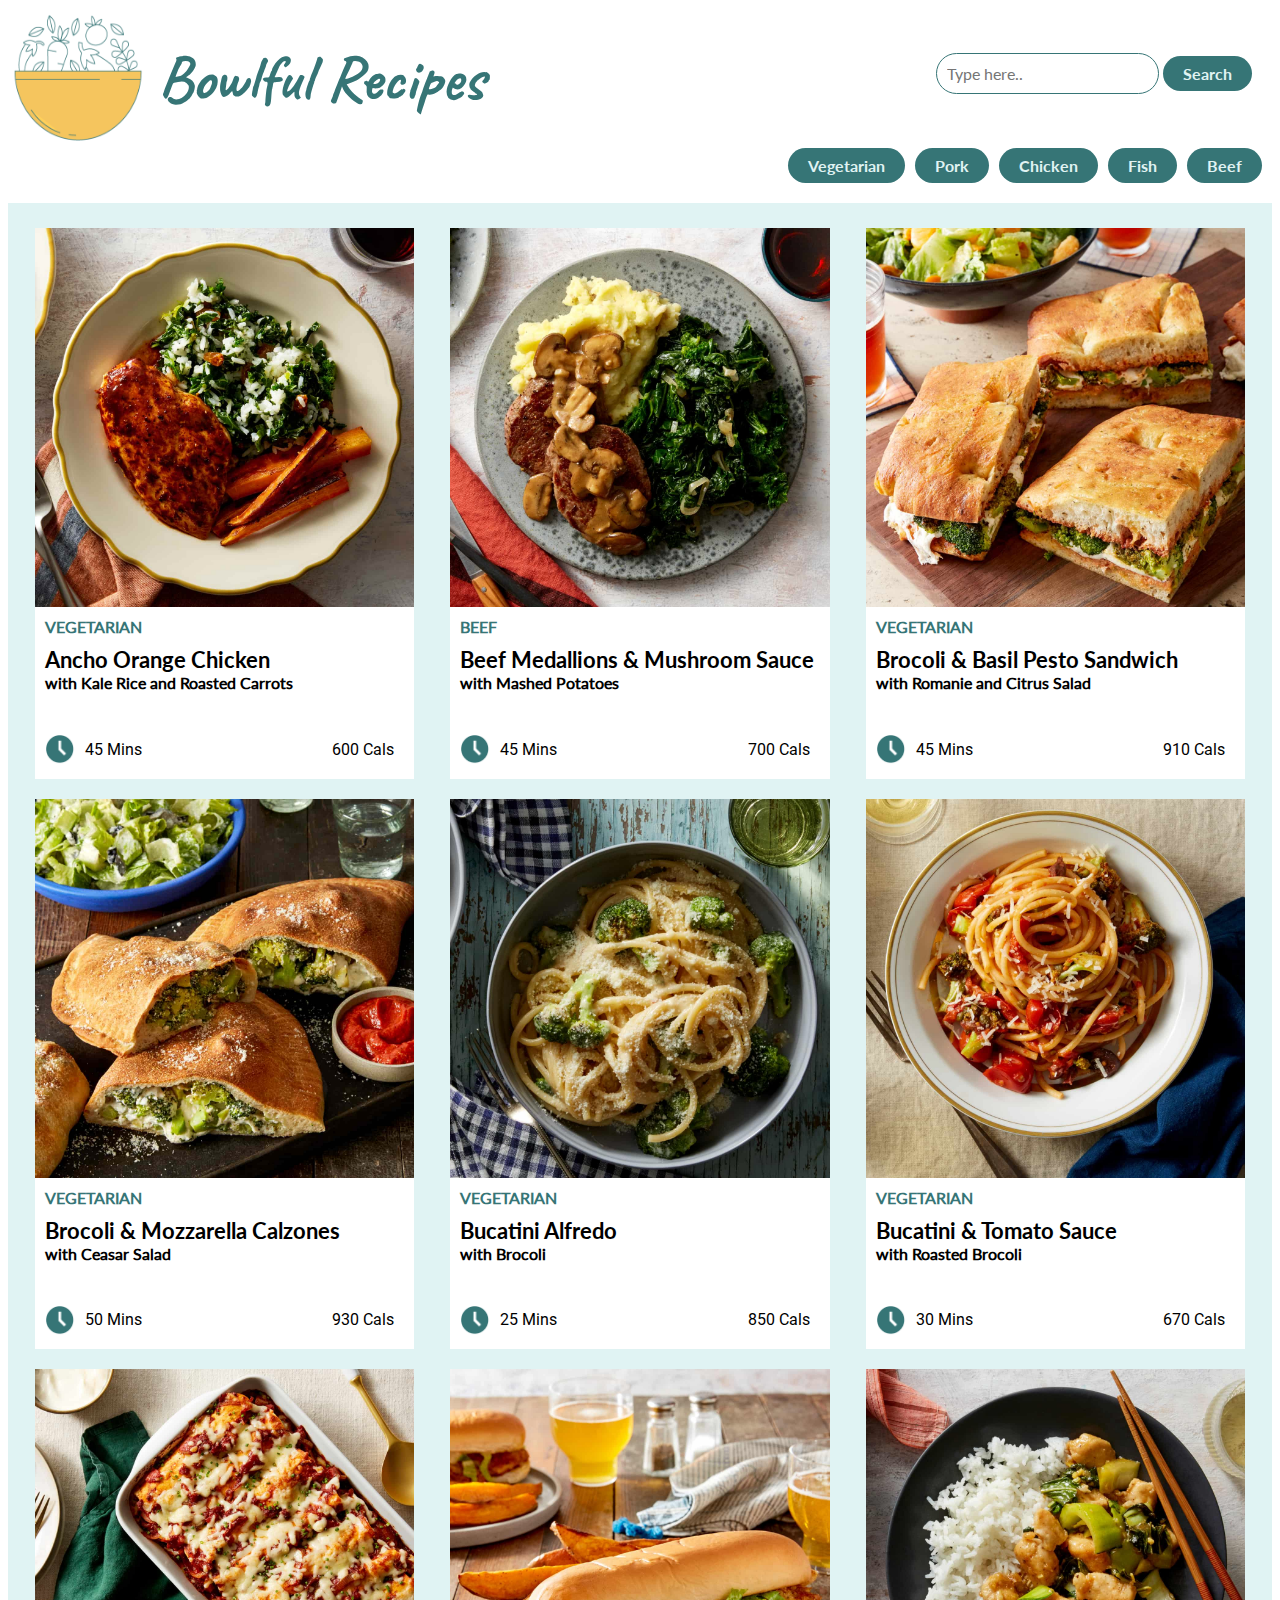
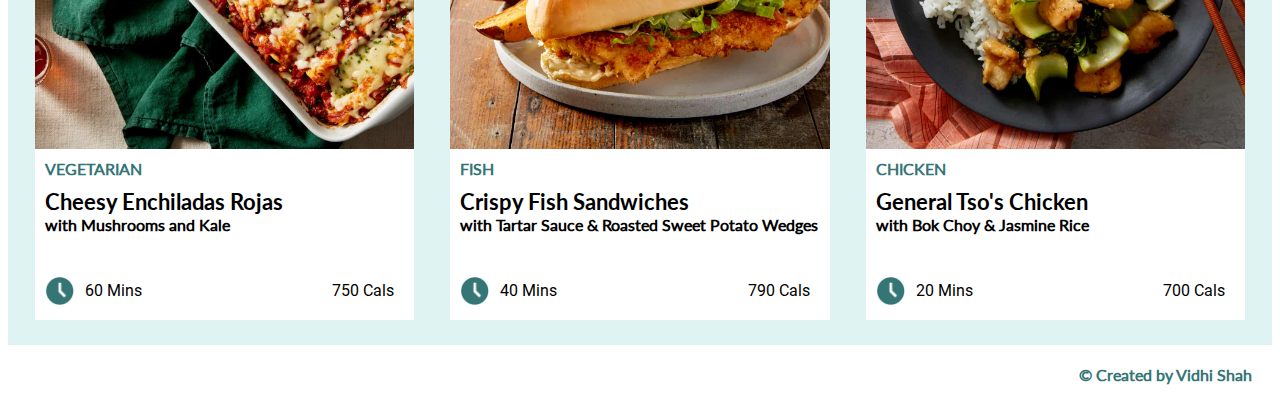
<file: hwk01/index.html>
<!DOCTYPE html>
<html lang="en">
<head>
    <meta charset="UTF-8">
    <meta http-equiv="X-UA-Compatible" content="IE=edge">
    <meta name="viewport" content="width=device-width, initial-scale=1.0">
    <title>Recipe</title>
    <link rel="stylesheet" href="styles.css">
</head>
<body>



<div class="header">  
<div class="logo">
    <img class="logo_pic" src="Pictures/logo.png" alt="logo">
    <h1>Bowlful Recipes</h1>
</div>

 <div class="search_container">
        <form>
          <input type="text" placeholder="Type here.." name="search">
          <button class="btn" type="submit">Search</button>
        </form>
    
</div>
</div> 


<div class="filter"  id="myBtnContainer">
    <button class="btn" onclick="filterSelection('Vegetarian')"> Vegetarian</button>
    <button class="btn" onclick="filterSelection('Pork')"> Pork</button>
    <button class="btn" onclick="filterSelection('Chicken')"> Chicken</button>
    <button class="btn" onclick="filterSelection('Fish')"> Fish</button>
    <button class="btn" onclick="filterSelection('Beef')"> Beef</button>
  </div>
  




<div class="main_grid">

<div class="recipe_card">
<div class="recipe_image">
    <img class="image" src="Pictures/Ancho_orange_chicken.jpg" alt=" Ancho Orange Chicken Image">
</div>

<div class="type">
    <h4>VEGETARIAN</h4>
</div>

<div class="recipe_name">
    <div><h2>Ancho Orange Chicken</h2></div> 
    <div><h4>with Kale Rice and Roasted Carrots</h4></div>
</div>

<div class="more_info">
<div class="cook_time">
<div class="icon">
<img class="clock" src="Pictures/cook_time_icon.png" alt="cook time icon">
<div class="cook_time_text"> 
<p>45 Mins</p>
</div>
</div>
</div>

<div class="calories">
<p>600 Cals</p>
</div>
</div>
</div>

<!--next card-->

<div class="recipe_card">
    <div class="recipe_image">
        <img class="image" src="Pictures/beef_medallion.jpeg" alt=" Beef Medallion Image">
    </div>
    
    <div class="type">
        <h4>BEEF</h4>
    </div>
    
    <div class="recipe_name">
        <div><h2>Beef Medallions & Mushroom Sauce</h2></div> 
        <div><h4>with Mashed Potatoes</h4></div>
    </div>
    
    <div class="more_info">
    <div class="cook_time">
    <div class="icon">
    <img class="clock" src="Pictures/cook_time_icon.png" alt="cook time icon">
    <div class="cook_time_text"> 
    <p>45 Mins</p>
    </div>
    </div>
    </div>
    
    <div class="calories">
    <p>700 Cals</p>
    </div>
    </div>
    </div>

<!--next card-->

<div class="recipe_card">
    <div class="recipe_image">
        <img class="image" src="Pictures/pesto_brocoli_sandwich.jpeg" alt=" Brocoli and Basil Pesto sandwich image">
    </div>
    
    <div class="type">
        <h4>VEGETARIAN</h4>
    </div>
    
    <div class="recipe_name">
        <div><h2>Brocoli & Basil Pesto Sandwich</h2></div> 
        <div><h4>with Romanie and Citrus Salad</h4></div>
    </div>
    
    <div class="more_info">
    <div class="cook_time">
    <div class="icon">
    <img class="clock" src="Pictures/cook_time_icon.png" alt="cook time icon">
    <div class="cook_time_text"> 
    <p>45 Mins</p>
    </div>
    </div>
    </div>
    
    <div class="calories">
    <p>910 Cals</p>
    </div>
    </div>
    </div>

<!--next card-->

<div class="recipe_card">
    <div class="recipe_image">
        <img class="image" src="Pictures/brocoli_calzone.jpeg" alt=" Brocoli and mozerela calzones Image">
    </div>
    
    <div class="type">
        <h4>VEGETARIAN</h4>
    </div>
    
    <div class="recipe_name">
        <div><h2>Brocoli & Mozzarella Calzones</h2></div> 
        <div><h4>with Ceasar Salad</h4></div>
    </div>
    
    <div class="more_info">
    <div class="cook_time">
    <div class="icon">
    <img class="clock" src="Pictures/cook_time_icon.png" alt="cook time icon">
    <div class="cook_time_text"> 
    <p>50 Mins</p>
    </div>
    </div>
    </div>
    
    <div class="calories">
    <p>930 Cals</p>
    </div>
    </div>
    </div>


<!--next card-->

<div class="recipe_card">
    <div class="recipe_image">
        <img class="image" src="Pictures/Broccoli_Bucatini_Fettuccine.jpeg" alt=" Bucatini Alfredo Image">
    </div>
    
    <div class="type">
        <h4>VEGETARIAN</h4>
    </div>
    
    <div class="recipe_name">
        <div><h2>Bucatini Alfredo</h2></div> 
        <div><h4>with Brocoli</h4></div>
    </div>
    
    <div class="more_info">
    <div class="cook_time">
    <div class="icon">
    <img class="clock" src="Pictures/cook_time_icon.png" alt="cook time icon">
    <div class="cook_time_text"> 
    <p>25 Mins</p>
    </div>
    </div>
    </div>
    
    <div class="calories">
    <p>850 Cals</p>
    </div>
    </div>
    </div>

<!--next card-->

<div class="recipe_card">
    <div class="recipe_image">
        <img class="image" src="Pictures/Bucatini_tomato.jpeg" alt=" Bucatini Tomato Image">
    </div>
    
    <div class="type">
        <h4>VEGETARIAN</h4>
    </div>
    
    <div class="recipe_name">
        <div><h2>Bucatini & Tomato Sauce</h2></div> 
        <div><h4>with Roasted Brocoli</h4></div>
    </div>
    
    <div class="more_info">
    <div class="cook_time">
    <div class="icon">
    <img class="clock" src="Pictures/cook_time_icon.png" alt="cook time icon">
    <div class="cook_time_text"> 
    <p>30 Mins</p>
    </div>
    </div>
    </div>
    
    <div class="calories">
    <p>670 Cals</p>
    </div>
    </div>
    </div>

<!--next card-->

<div class="recipe_card">
    <div class="recipe_image">
        <img class="image" src="Pictures/Cheesy_Enchiladas.jpeg" alt=" Cheesy Enchiladas Image">
    </div>
    
    <div class="type">
        <h4>VEGETARIAN</h4>
    </div>
    
    <div class="recipe_name">
        <div><h2>Cheesy Enchiladas Rojas</h2></div> 
        <div><h4>with Mushrooms and Kale</h4></div>
    </div>
    
    <div class="more_info">
    <div class="cook_time">
    <div class="icon">
    <img class="clock" src="Pictures/cook_time_icon.png" alt="cook time icon">
    <div class="cook_time_text"> 
    <p>60 Mins</p>
    </div>
    </div>
    </div>
    
    <div class="calories">
    <p>750 Cals</p>
    </div>
    </div>
    </div>

<!--next card-->

<div class="recipe_card">
    <div class="recipe_image">
        <img class="image" src="Pictures/Crispy_fish_sandwich.jpeg" alt=" crispy fish sandwich Image">
    </div>
    
    <div class="type">
        <h4>FISH</h4>
    </div>
    
    <div class="recipe_name">
        <div><h2>Crispy Fish Sandwiches</h2></div> 
        <div><h4>with Tartar Sauce & Roasted Sweet Potato Wedges</h4></div>
    </div>
    
    <div class="more_info">
    <div class="cook_time">
    <div class="icon">
    <img class="clock" src="Pictures/cook_time_icon.png" alt="cook time icon">
    <div class="cook_time_text"> 
    <p>40 Mins</p>
    </div>
    </div>
    </div>
    
    <div class="calories">
    <p>790 Cals</p>
    </div>
    </div>
    </div>


<!--next card-->

<div class="recipe_card">
    <div class="recipe_image">
        <img class="image" src="Pictures/General_Tsos_Chicken.jpeg" alt=" General Tso's Chicken Image">
    </div>
    
    <div class="type">
        <h4>CHICKEN</h4>
    </div>
    
    <div class="recipe_name">
        <div><h2>General Tso's Chicken</h2></div> 
        <div><h4>with Bok Choy & Jasmine Rice</h4></div>
    </div>
    
    <div class="more_info">
    <div class="cook_time">
    <div class="icon">
    <img class="clock" src="Pictures/cook_time_icon.png" alt="cook time icon">
    <div class="cook_time_text"> 
    <p>20 Mins</p>
    </div>
    </div>
    </div>
    
    <div class="calories">
    <p>700 Cals</p>
    </div>
    </div>
    </div>

</div>


<footer>
   <div class="footer" > <h4>© Created by Vidhi Shah</h4></div>
</footer>
    
</body>
</html>
</file>
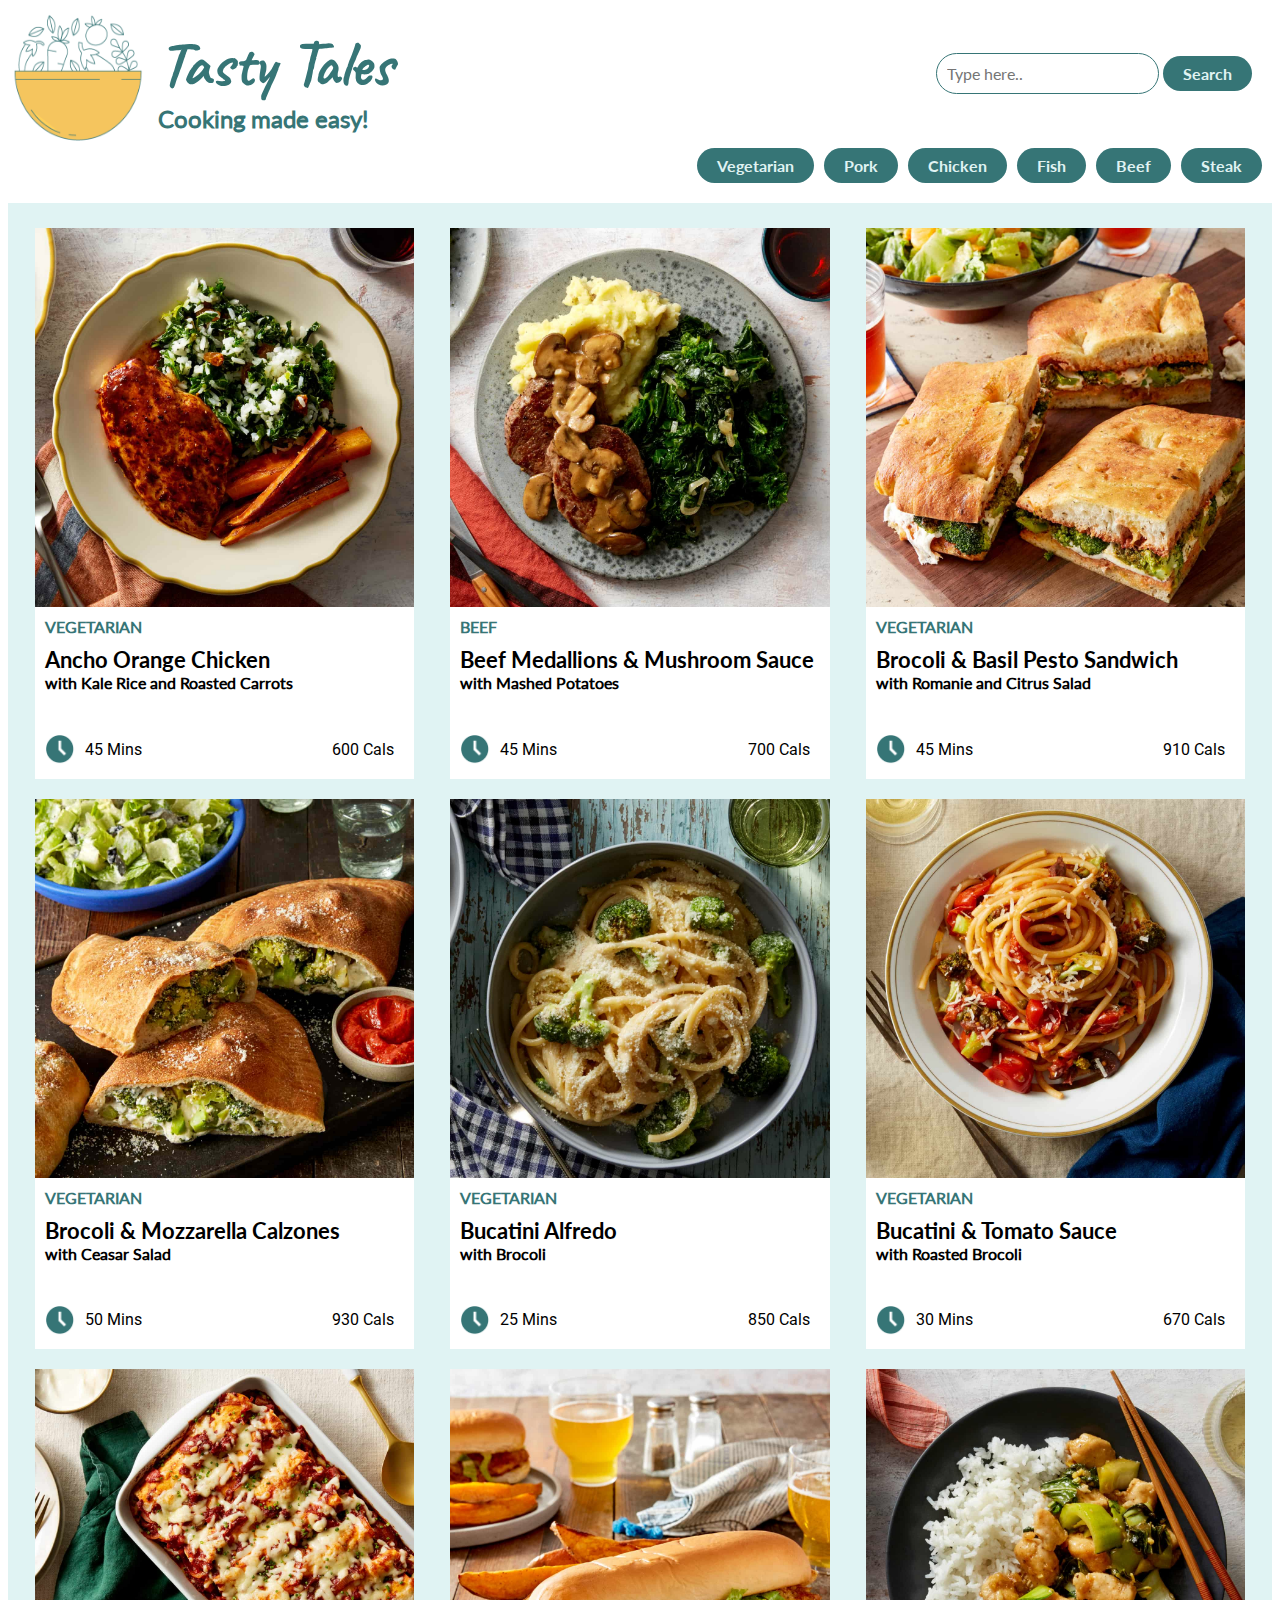
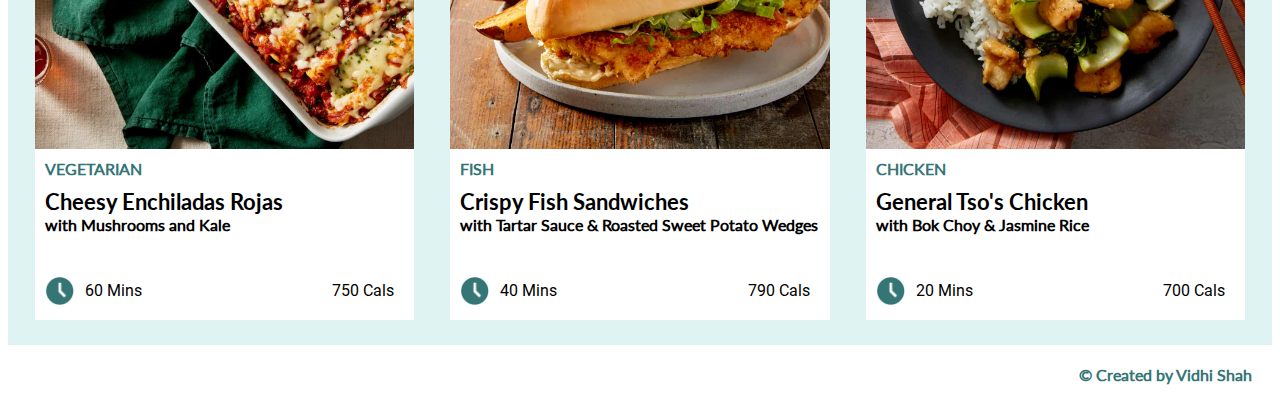
<file: hwk02/index.html>
<!DOCTYPE html>
<html lang="en">
<head>
    <meta charset="UTF-8">
    <meta http-equiv="X-UA-Compatible" content="IE=edge">
    <meta name="viewport" content="width=device-width, initial-scale=1.0">
    <title>Recipe</title>
    <link rel="stylesheet" href="styles.css">
</head>
<body>



<div class="header">  
<div class="logo">
    <img class="logo_pic" src="Pictures/logo.png" alt="logo">
    <div class="subtitle">
    <h1>Tasty Tales</h1>
    <h5>Cooking made easy!</h5>
</div>
</div>

 <div class="search_container">
        <form>
          <input type="text" placeholder="Type here.." name="search">
          <button class="btn" type="submit">Search</button>
        </form>
    
</div>
</div> 



<div class="filter"  id="myBtnContainer">
    <button class="btn" onclick="filterSelection('Vegetarian')"> Vegetarian</button>
    <button class="btn" onclick="filterSelection('Pork')"> Pork</button>
    <button class="btn" onclick="filterSelection('Chicken')"> Chicken</button>
    <button class="btn" onclick="filterSelection('Fish')"> Fish</button>
    <button class="btn" onclick="filterSelection('Beef')"> Beef</button>
    <button class="btn" onclick="filterSelection('Steak')"> Steak</button>
  </div>
  


<div class="main_grid">

<div class="recipe_card">
<div class="recipe_image">
    <img class="image" src="Pictures/Ancho_orange_chicken.jpg" alt=" Ancho Orange Chicken Image">
</div>

<div class="type">
    <h4>VEGETARIAN</h4>
</div>

<div class="recipe_name">
    <div><h2>Ancho Orange Chicken</h2></div> 
    <div><h4>with Kale Rice and Roasted Carrots</h4></div>
</div>

<div class="more_info">
<div class="cook_time">
<div class="icon">
<img class="clock" src="Pictures/cook_time_icon.png" alt="cook time icon">
<div class="cook_time_text"> 
<p>45 Mins</p>
</div>
</div>
</div>

<div class="calories">
<p>600 Cals</p>
</div>
</div>
</div>

<!--next card-->

<div class="recipe_card">
    <div class="recipe_image">
        <img class="image" src="Pictures/beef_medallion.jpeg" alt=" Beef Medallion Image">
    </div>
    
    <div class="type">
        <h4>BEEF</h4>
    </div>
    
    <div class="recipe_name">
        <div><h2>Beef Medallions & Mushroom Sauce</h2></div> 
        <div><h4>with Mashed Potatoes</h4></div>
    </div>
    
    <div class="more_info">
    <div class="cook_time">
    <div class="icon">
    <img class="clock" src="Pictures/cook_time_icon.png" alt="cook time icon">
    <div class="cook_time_text"> 
    <p>45 Mins</p>
    </div>
    </div>
    </div>
    
    <div class="calories">
    <p>700 Cals</p>
    </div>
    </div>
    </div>

<!--next card-->

<div class="recipe_card">
    <div class="recipe_image">
        <img class="image" src="Pictures/pesto_brocoli_sandwich.jpeg" alt=" Brocoli and Basil Pesto sandwich image">
    </div>
    
    <div class="type">
        <h4>VEGETARIAN</h4>
    </div>
    
    <div class="recipe_name">
        <div><h2>Brocoli & Basil Pesto Sandwich</h2></div> 
        <div><h4>with Romanie and Citrus Salad</h4></div>
    </div>
    
    <div class="more_info">
    <div class="cook_time">
    <div class="icon">
    <img class="clock" src="Pictures/cook_time_icon.png" alt="cook time icon">
    <div class="cook_time_text"> 
    <p>45 Mins</p>
    </div>
    </div>
    </div>
    
    <div class="calories">
    <p>910 Cals</p>
    </div>
    </div>
    </div>

<!--next card-->

<div class="recipe_card">
    <div class="recipe_image">
        <img class="image" src="Pictures/brocoli_calzone.jpeg" alt=" Brocoli and mozerela calzones Image">
    </div>
    
    <div class="type">
        <h4>VEGETARIAN</h4>
    </div>
    
    <div class="recipe_name">
        <div><h2>Brocoli & Mozzarella Calzones</h2></div> 
        <div><h4>with Ceasar Salad</h4></div>
    </div>
    
    <div class="more_info">
    <div class="cook_time">
    <div class="icon">
    <img class="clock" src="Pictures/cook_time_icon.png" alt="cook time icon">
    <div class="cook_time_text"> 
    <p>50 Mins</p>
    </div>
    </div>
    </div>
    
    <div class="calories">
    <p>930 Cals</p>
    </div>
    </div>
    </div>


<!--next card-->

<div class="recipe_card">
    <div class="recipe_image">
        <img class="image" src="Pictures/Broccoli_Bucatini_Fettuccine.jpeg" alt=" Bucatini Alfredo Image">
    </div>
    
    <div class="type">
        <h4>VEGETARIAN</h4>
    </div>
    
    <div class="recipe_name">
        <div><h2>Bucatini Alfredo</h2></div> 
        <div><h4>with Brocoli</h4></div>
    </div>
    
    <div class="more_info">
    <div class="cook_time">
    <div class="icon">
    <img class="clock" src="Pictures/cook_time_icon.png" alt="cook time icon">
    <div class="cook_time_text"> 
    <p>25 Mins</p>
    </div>
    </div>
    </div>
    
    <div class="calories">
    <p>850 Cals</p>
    </div>
    </div>
    </div>

<!--next card-->

<div class="recipe_card">
    <div class="recipe_image">
        <img class="image" src="Pictures/Bucatini_tomato.jpeg" alt=" Bucatini Tomato Image">
    </div>
    
    <div class="type">
        <h4>VEGETARIAN</h4>
    </div>
    
    <div class="recipe_name">
        <div><h2>Bucatini & Tomato Sauce</h2></div> 
        <div><h4>with Roasted Brocoli</h4></div>
    </div>
    
    <div class="more_info">
    <div class="cook_time">
    <div class="icon">
    <img class="clock" src="Pictures/cook_time_icon.png" alt="cook time icon">
    <div class="cook_time_text"> 
    <p>30 Mins</p>
    </div>
    </div>
    </div>
    
    <div class="calories">
    <p>670 Cals</p>
    </div>
    </div>
    </div>

<!--next card-->

<div class="recipe_card">
    <div class="recipe_image">
        <img class="image" src="Pictures/Cheesy_Enchiladas.jpeg" alt=" Cheesy Enchiladas Image">
    </div>
    
    <div class="type">
        <h4>VEGETARIAN</h4>
    </div>
    
    <div class="recipe_name">
        <div><h2>Cheesy Enchiladas Rojas</h2></div> 
        <div><h4>with Mushrooms and Kale</h4></div>
    </div>
    
    <div class="more_info">
    <div class="cook_time">
    <div class="icon">
    <img class="clock" src="Pictures/cook_time_icon.png" alt="cook time icon">
    <div class="cook_time_text"> 
    <p>60 Mins</p>
    </div>
    </div>
    </div>
    
    <div class="calories">
    <p>750 Cals</p>
    </div>
    </div>
    </div>

<!--next card-->

<div class="recipe_card">
    <div class="recipe_image">
        <img class="image" src="Pictures/Crispy_fish_sandwich.jpeg" alt=" crispy fish sandwich Image">
    </div>
    
    <div class="type">
        <h4>FISH</h4>
    </div>
    
    <div class="recipe_name">
        <div><h2>Crispy Fish Sandwiches</h2></div> 
        <div><h4>with Tartar Sauce & Roasted Sweet Potato Wedges</h4></div>
    </div>
    
    <div class="more_info">
    <div class="cook_time">
    <div class="icon">
    <img class="clock" src="Pictures/cook_time_icon.png" alt="cook time icon">
    <div class="cook_time_text"> 
    <p>40 Mins</p>
    </div>
    </div>
    </div>
    
    <div class="calories">
    <p>790 Cals</p>
    </div>
    </div>
    </div>


<!--next card-->

<div class="recipe_card">
    <div class="recipe_image">
        <img class="image" src="Pictures/General_Tsos_Chicken.jpeg" alt=" General Tso's Chicken Image">
    </div>
    
    <div class="type">
        <h4>CHICKEN</h4>
    </div>
    
    <div class="recipe_name">
        <div><h2>General Tso's Chicken</h2></div> 
        <div><h4>with Bok Choy & Jasmine Rice</h4></div>
    </div>
    
    <div class="more_info">
    <div class="cook_time">
    <div class="icon">
    <img class="clock" src="Pictures/cook_time_icon.png" alt="cook time icon">
    <div class="cook_time_text"> 
    <p>20 Mins</p>
    </div>
    </div>
    </div>
    
    <div class="calories">
    <p>700 Cals</p>
    </div>
    </div>
    </div>

</div>


<footer>
   <div class="footer" > <h4>© Created by Vidhi Shah</h4></div>
</footer>
    
</body>
</html>
</file>
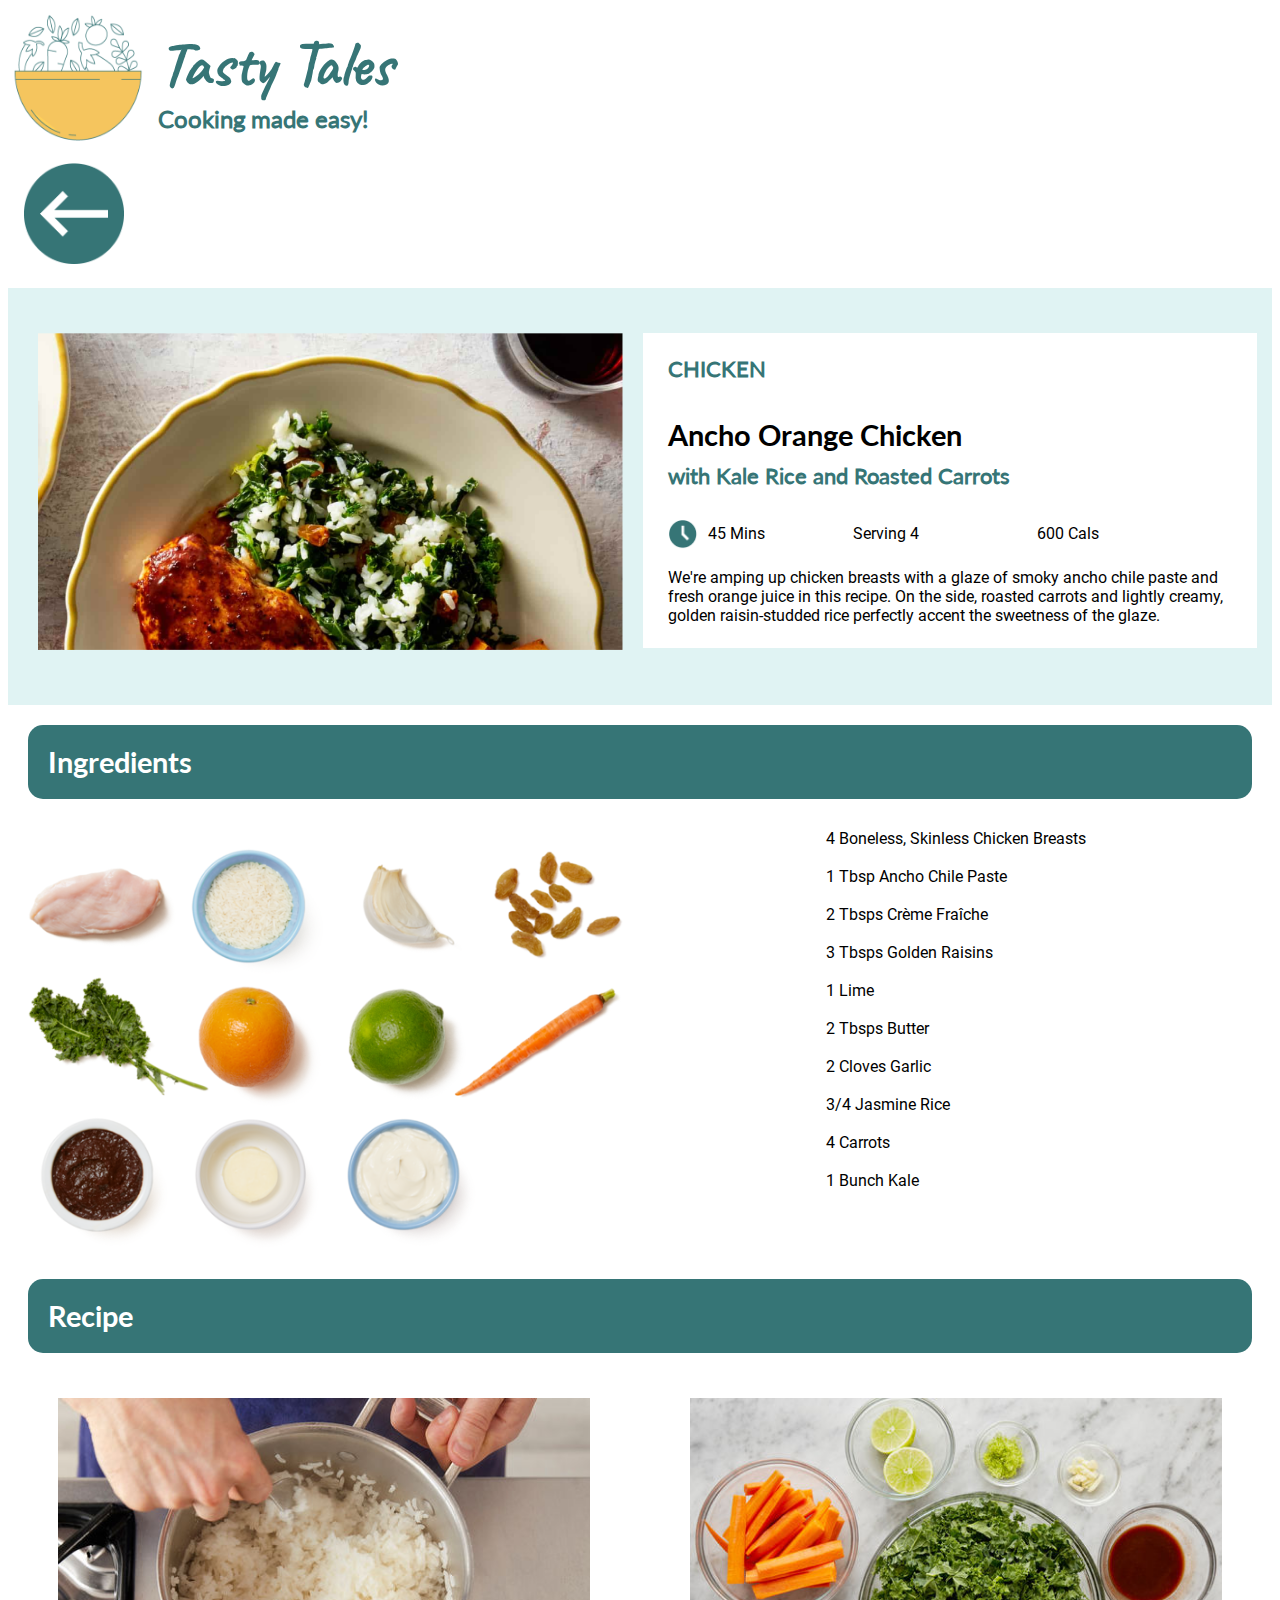
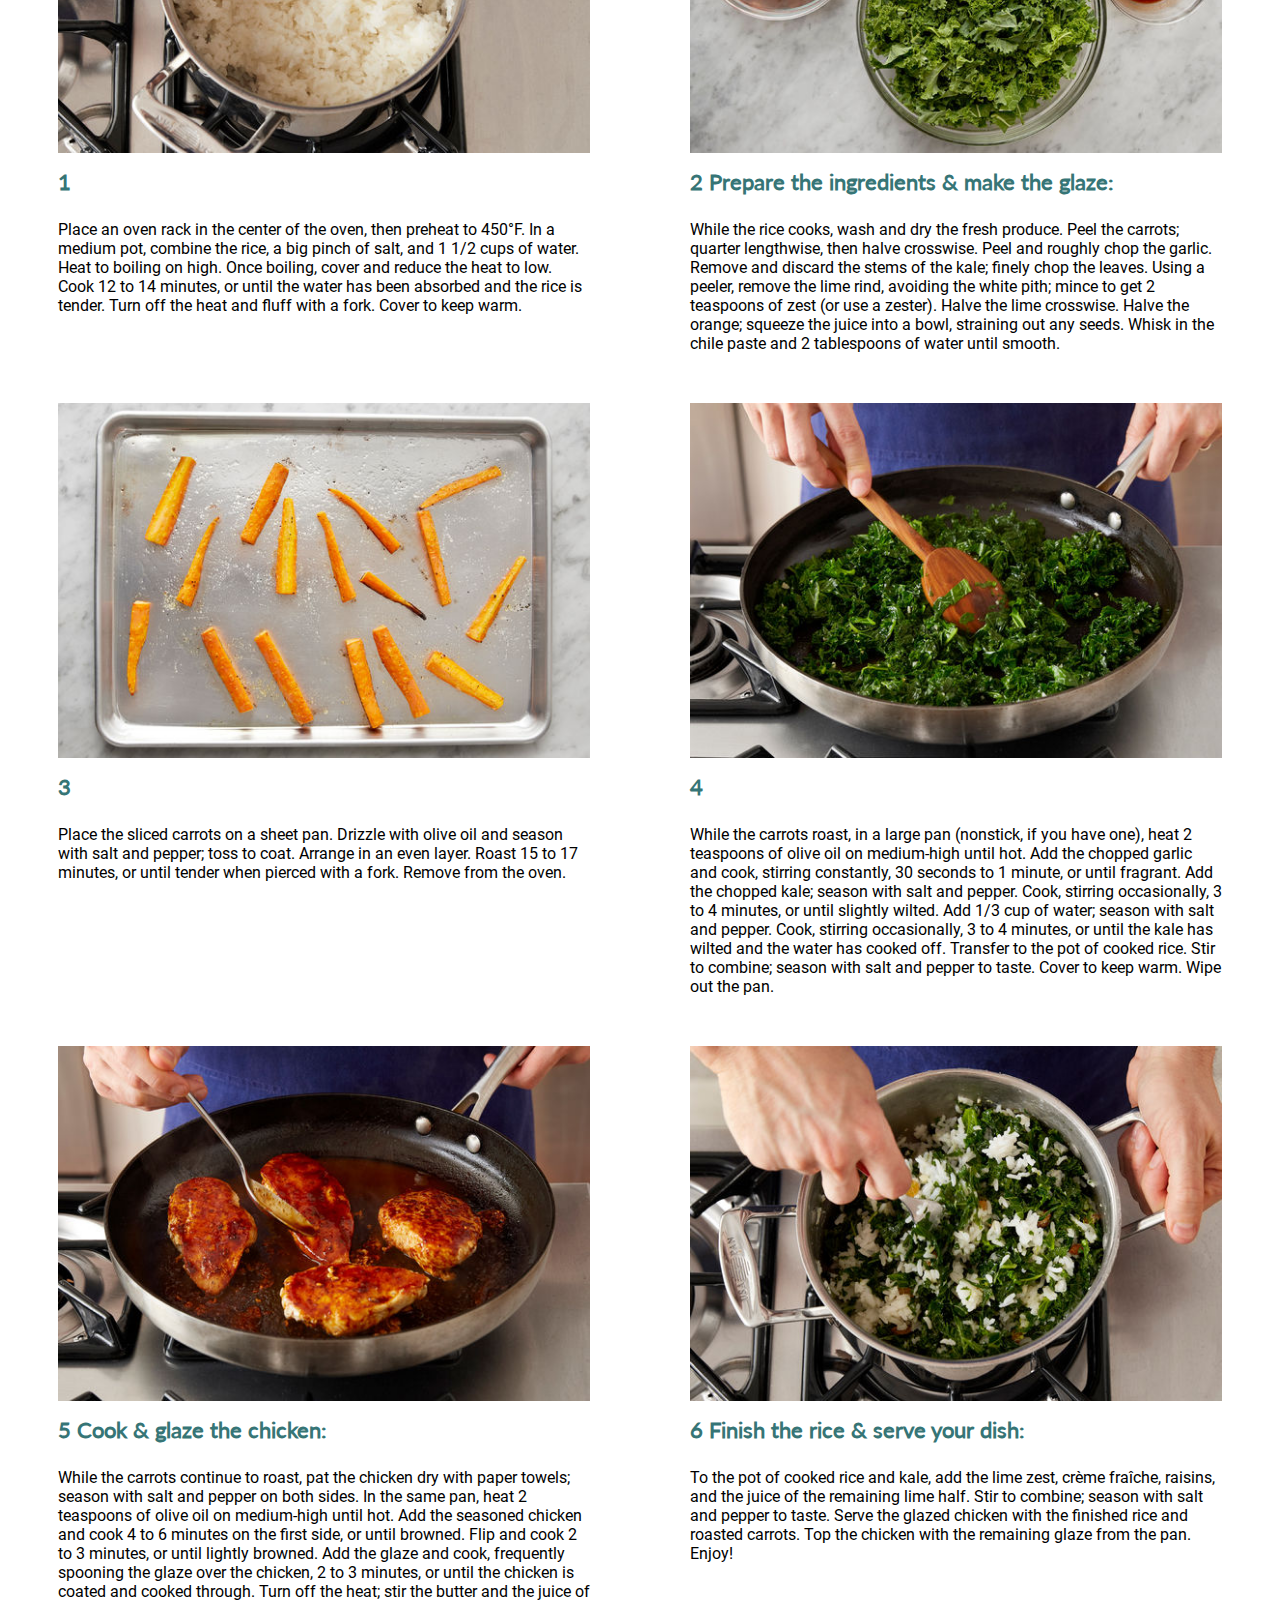
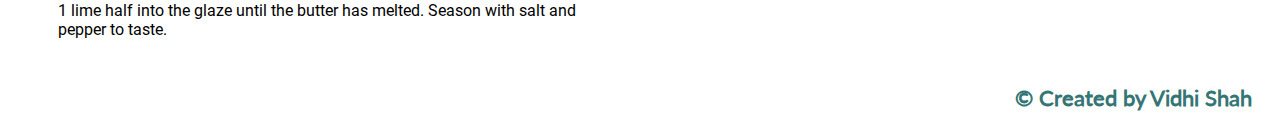
<file: hwk03 copy/index.html>
<!DOCTYPE html>
<html lang="en">
<head>
    <meta charset="UTF-8">
    <meta http-equiv="X-UA-Compatible" content="IE=edge">
    <meta name="viewport" content="width=device-width, initial-scale=1.0">
    <title>Recipe</title>
    <link rel="stylesheet" href="styles.css">
</head>
<body>

<div class="header">  
    <div class="logo">
        <img class="logo_pic" src="Pictures/logo.png" alt="logo">
        <div class="subtitle">
        <h1>Tasty Tales</h1>
        <h5>Cooking made easy!</h5>
    </div>
    </div>
  </div> 

  
    <img class="back_button" src="Pictures/back.png" alt="back button" />


    <div class="main_grid">

        <div class="recipe_card">
        <div class="recipe_image">
            <img class="image" src="Pictures/Ancho_orange_chicken.png" alt=" Ancho Orange Chicken Image">
        </div>
        

        <div class="vertical">
        <div class="type">
            <h4>CHICKEN</h4>
        </div>
        
        <div class="recipe_name">
            <div><h2>Ancho Orange Chicken</h2></div> 
            <div><h4>with Kale Rice and Roasted Carrots</h4></div>
        </div>
        
        <div class="more_info">
        <div class="cook_time">
        <div class="icon">
        <img class="clock" src="Pictures/cook_time_icon.png" alt="cook time icon">
        <div class="cook_time_text"> 
        <p>45 Mins</p>
        </div>
        </div>
        </div>

        <div class="serving">
            <p> Serving 4</p>
            </div>
        
        <div class="calories">
        <p>600 Cals</p>
        </div>

    

        </div>

        <div class="description">
            <p style="margin-left:10px;">We&apos;re amping up chicken breasts with a glaze of smoky ancho chile paste and fresh orange juice in this recipe. On the side, roasted carrots and lightly creamy, golden raisin-studded rice perfectly accent the sweetness of the glaze.</p>

        </div>

        



        </div>
        
        

        </div>

        
       





    </div>

 
    <h2 class="subtitle_page">Ingredients</h2>
    <div class="ingredients">
        <div class="ingredient_img">
            <img class="ing" src="Pictures/ingredients.png" alt="ingredients">
        </div>
        <div class="ingredient_list">
            <p >
                4 Boneless, Skinless Chicken Breasts <br> <br>
                1 Tbsp Ancho Chile Paste <br><br>
                2 Tbsps Crème Fraîche <br><br>
                3 Tbsps Golden Raisins <br><br>
                1 Lime <br><br>
                2 Tbsps Butter <br><br>
                2 Cloves Garlic <br><br>
                3/4 Jasmine Rice <br><br>
                4 Carrots <br><br>
                1 Bunch Kale <br><br>
            </p>

        </div>
    </div>




    <h2 class="subtitle_page">Recipe</h2>
<div class="step_grid">

    <div class="recipe_steps">
    
    <div class="step_img">
        <img class="recipe_img" src="Pictures/step1.jpeg" alt="step 1">
    </div>
    <div class="step">
        <h4>1</h4>
    </div>
    <div class="step_desc">
        <p>Place an oven rack in the center of the oven, then preheat to 450°F. In a medium pot, combine the rice, a big pinch of salt, and 1 1/2 cups of water. Heat to boiling on high. Once boiling, cover and reduce the heat to low. Cook 12 to 14 minutes, or until the water has been absorbed and the rice is tender. Turn off the heat and fluff with a fork. Cover to keep warm.</p>
    </div>

    </div>


    <div class="recipe_steps">
    
    <div class="step_img">
        <img class="recipe_img" src="Pictures/step2.jpeg" alt="step 2">
    </div>
    <div class="step">
        <h4>2 Prepare the ingredients & make the glaze:</h4>
    </div>
    <div class="step_desc">
        <p>While the rice cooks, wash and dry the fresh produce. Peel the carrots; quarter lengthwise, then halve crosswise. Peel and roughly chop the garlic. Remove and discard the stems of the kale; finely chop the leaves. Using a peeler, remove the lime rind, avoiding the white pith; mince to get 2 teaspoons of zest (or use a zester). Halve the lime crosswise. Halve the orange; squeeze the juice into a bowl, straining out any seeds. Whisk in the chile paste and 2 tablespoons of water until smooth.</p>
    </div>

    </div>

    <div class="recipe_steps">
    <div class="step_img">
        <img  class="recipe_img" src="Pictures/step3.jpeg" alt="step 3">
    </div>
    <div class="step">
        <h4>3</h4>
    </div>
    <div class="step_desc">
    <p>Place the sliced carrots on a sheet pan. Drizzle with olive oil and season with salt and pepper; toss to coat. Arrange in an even layer. Roast 15 to 17 minutes, or until tender when pierced with a fork. Remove from the oven.</p>
    </div>
    </div>

    <div class="recipe_steps">
    
    <div class="step_img">
        <img class="recipe_img" src="Pictures/step4.jpeg" alt="step 4">
    </div>
    <div class="step">
        <h4>4</h4>
    </div>
    <div class="step_desc">
    <p>While the carrots roast, in a large pan (nonstick, if you have one), heat 2 teaspoons of olive oil on medium-high until hot. Add the chopped garlic and cook, stirring constantly, 30 seconds to 1 minute, or until fragrant. Add the chopped kale; season with salt and pepper. Cook, stirring occasionally, 3 to 4 minutes, or until slightly wilted. Add 1/3 cup of water; season with salt and pepper. Cook, stirring occasionally, 3 to 4 minutes, or until the kale has wilted and the water has cooked off. Transfer to the pot of cooked rice. Stir to combine; season with salt and pepper to taste. Cover to keep warm. Wipe out the pan.</p>
    </div>
    </div>

    <div class="recipe_steps">
    
    <div class="step_img">
        <img class="recipe_img" src="Pictures/step5.jpeg" alt="step 5">
    </div>
    <div class="step">
        <h4>5 Cook & glaze the chicken:</h4>
    </div>
    <div class="step_desc">
    <p>While the carrots continue to roast, pat the chicken dry with paper towels; season with salt and pepper on both sides. In the same pan, heat 2 teaspoons of olive oil on medium-high until hot. Add the seasoned chicken and cook 4 to 6 minutes on the first side, or until browned. Flip and cook 2 to 3 minutes, or until lightly browned. Add the glaze and cook, frequently spooning the glaze over the chicken, 2 to 3 minutes, or until the chicken is coated and cooked through. Turn off the heat; stir the butter and the juice of 1 lime half into the glaze until the butter has melted. Season with salt and pepper to taste.</p>
    </div>
    </div>

    <div class="recipe_steps">

    <div class="step_img">
        <img class="recipe_img" src="Pictures/step6.jpeg" alt="step 6">
    </div>
    <div class="step">
        <h4>6 Finish the rice & serve your dish:</h4>
    </div>
    <div class="step_desc">
    <p>To the pot of cooked rice and kale, add the lime zest, crème fraîche, raisins, and the juice of the remaining lime half. Stir to combine; season with salt and pepper to taste. Serve the glazed chicken with the finished rice and roasted carrots. Top the chicken with the remaining glaze from the pan. Enjoy!</p>

    </div>
    </div>

</div>














<footer>
    <div class="footer" > <h4>© Created by Vidhi Shah</h4></div>
 </footer>
</body>
</html>
</file>
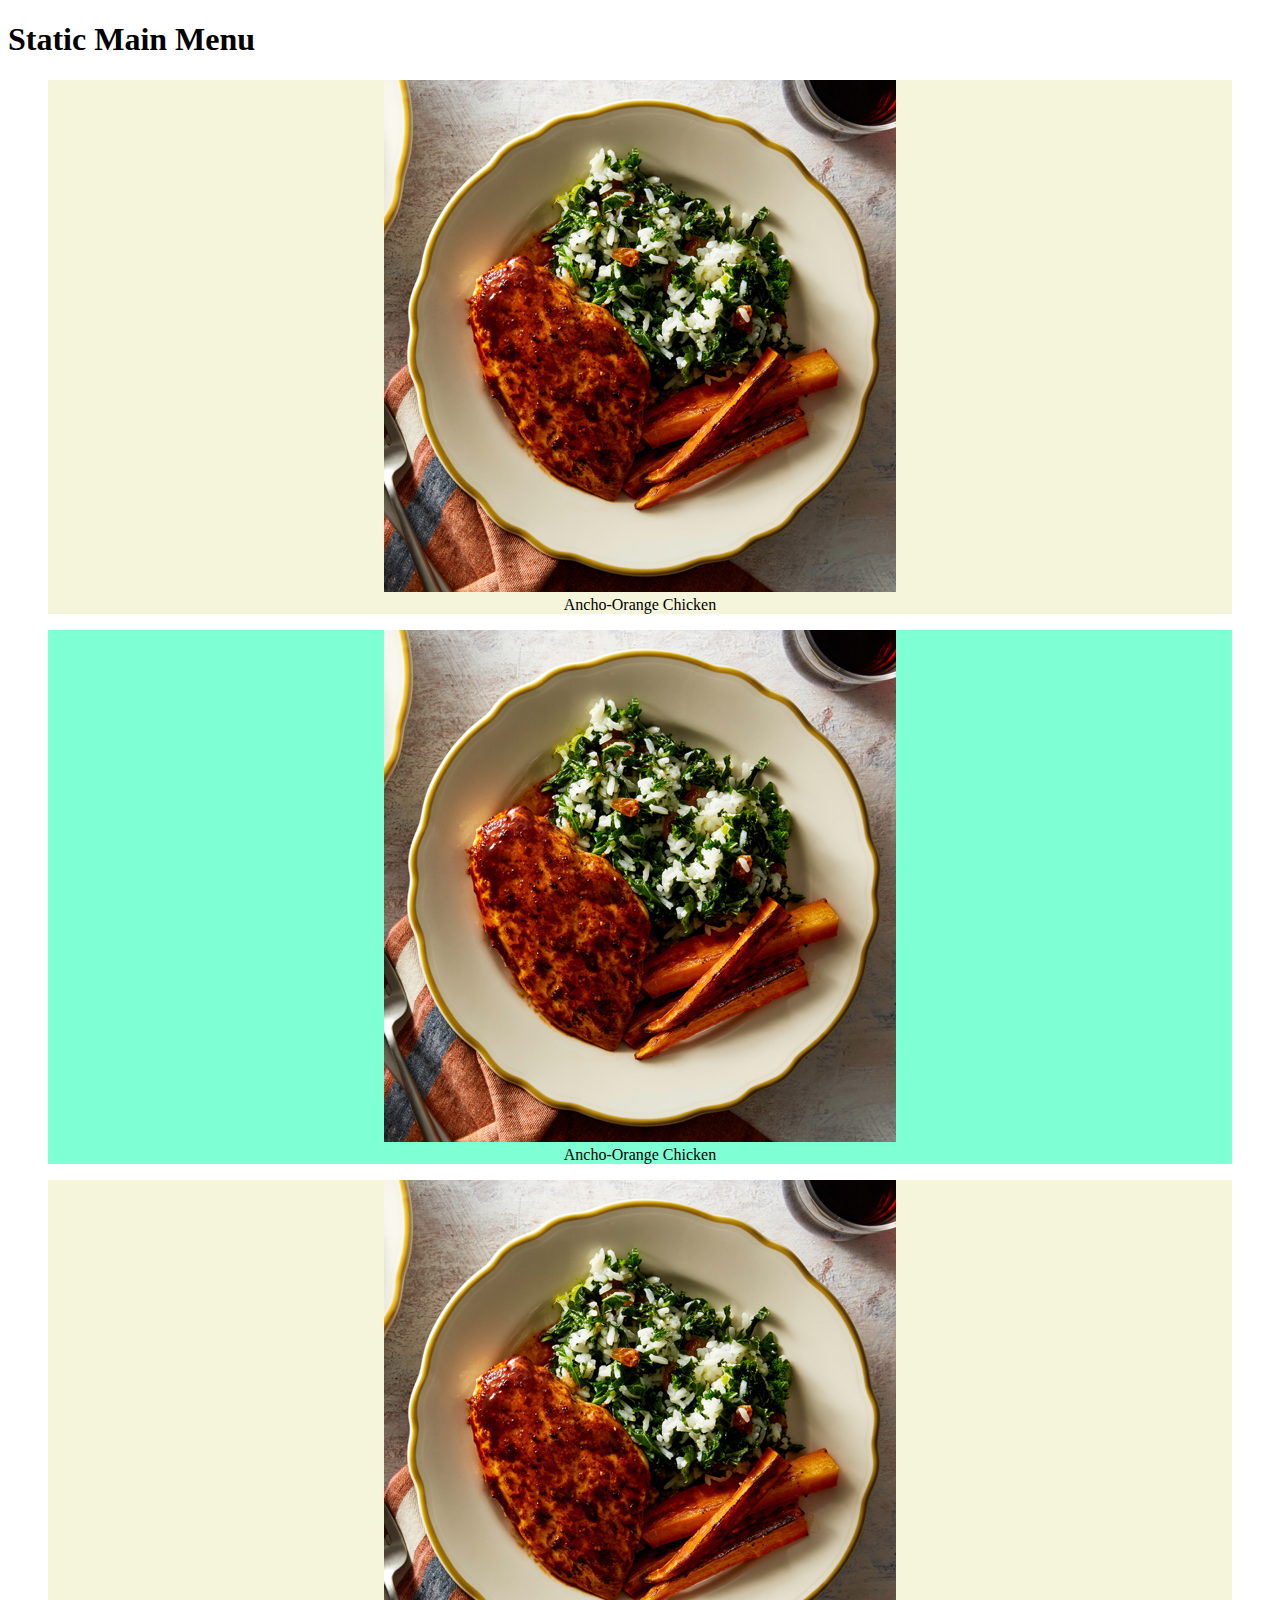
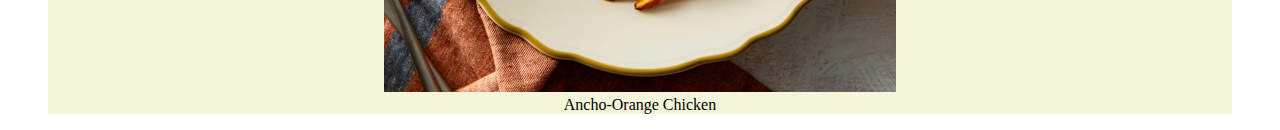
<file: local_server/week03-idm232-vps43/index.html>
<!DOCTYPE html>
<html>

<head>
  <title>Static Main Menu</title>
  <link rel="stylesheet" href="general.css">
</head>

<body>
  <h1>Static Main Menu</h1>

  <div id="content">
    <figure class="oneRec">
      <img src="images/0101_FPP_Chicken-Rice_97338_WEB_SQ.png" alt="chicken rice">
      <figcaption>
        Ancho-Orange Chicken
      </figcaption>
    </figure>

    <figure class="oneRecOdd">
      <img src="images/0101_FPP_Chicken-Rice_97338_WEB_SQ.png" alt="chicken rice">
      <figcaption>
        Ancho-Orange Chicken
      </figcaption>
    </figure>

    <figure class="oneRec">
      <img src="images/0101_FPP_Chicken-Rice_97338_WEB_SQ.png" alt="chicken rice">
      <figcaption>
        Ancho-Orange Chicken
      </figcaption>
    </figure>

  
  </div>

</body>

</html>
</file>
<file: hwk01/styles.css>
@font-face {
    font-family: "Roboto-bold";
    src: url(fonts/Roboto-Bold.ttf) format("truetype")
}

@font-face {
    font-family: "Roboto-regular";
    src: url(fonts/Roboto-Regular.ttf) format("truetype")
}

@font-face {
    font-family: "Lato-Regular";
    src: url(fonts/Lato-Regular.ttf) format("truetype")
}
@font-face {
    font-family: "Lato-Bold";
    src: url(fonts/Lato-Bold.ttf) format("truetype")
}
@font-face {
    font-family: "Caveat";
    src: url(fonts/Caveat-VariableFont_wght.ttf) format("truetype")
}

:root {
    --Roboto-bold:"Roboto-bold";
    --Lato-Regular:"Lato-Regular";
    --Lato-Bold:"Lato-Bold";
    --Roboto-regular:"Roboto-regular";
    --Caveat:"Caveat";
    
    }

h1{
font-family: var(--Caveat);
font-size:4rem;
color:#367576;
margin-left:10px;
margin-top:0px;
margin-bottom:0px;
}

b{
    font-family: var(--Lato-Bold);
}
h2{
    font-family: var(--Lato-Bold);
    font-size: 1.4rem;
    margin:0px;
}

h4{
font-family: var(--Lato-Regular);
font-size:1rem;
margin:0px;
}

p{
font-family: var(--Roboto-regular);
font-size:1rem;
margin:0px;
}

.header{
display:flex;
justify-content: space-between;
flex-direction:row;

}

.cook_time{
display:flex;
flex-direction:row;
width:50%;
}
.clock{
width:30px;
height:30px;
}
.icon{
    display:flex;
    width:100%;
    margin:auto;
    align-items: center;
}

.cook_time{
    display:flex;
}
.cook_time_text{
    padding:10px;
}

.calories{
    display:flex;
    width:50%;
    padding-right:10px;
    justify-content:end;
    align-items: center;
}

.more_info{
    display:flex;
    flex-direction:row;
    padding-left:10px;
    padding-right:10px;
    justify-self: flex-end;
}

.recipe_card{
    display:flex;
    flex-direction:column;
    padding-bottom:10px;
    background-color: white;
    width:30%;
    margin:10px;
}

.recipe_card:hover{
    box-shadow: 10px 10px #F5C55E;
    cursor:pointer;
    transition: 0.3s;
}

.recipe_image{
    display:flex;
    margin-bottom:10px;
}
.type{
    display:flex;
    margin-bottom:10px;
    padding-left:10px;
    color:#367576;
}

.recipe_name{
    display:flex;
    margin-bottom:10px;
    flex-direction:column;
    padding-left:10px;
    padding-right:10px;
}
.image{
    object-fit: cover;
    overflow:hidden;
}

.main_grid{
    display:flex;
    flex-wrap:wrap;
    align-items: stretch;
    background-color: #E0F3F3;
    justify-content:space-evenly;
    padding-top:15px;
    padding-bottom:15px;
    margin-top:20px;
}

.search_container{
display:flex;
padding:10px;
align-items: center;
justify-content:flex-end;
margin-bottom:10px;
}

.logo{
display:flex;
justify-content:flex-start;
align-items: center;
}

.logo_pic{
width:140px;
height:140px;
}

input{
font-family: var(--Lato-Regular);
font-size:1rem;
border:1px solid #367576;
padding:10px;
border-radius: 25px;
}

input {
    outline-color: #F5C55E;
  }
  textarea{
    outline-color:#F5C55E;
  }


button{
font-family:var(--Lato-Bold);
font-size:1rem;
background:#367576;
color:#E0F3F3;
border:none;
box-shadow: none;
text-shadow:none;
padding:10px 15px;
border-radius: 25px;
cursor:pointer;
}

.btn{
margin-right:10px;
padding:8px 20px;
}

.btn:hover {
    background-color: #E0F3F3;
    color:#367576
  }
  
  .btn:active {
    background-color:#F5C55E;
    color: #367576;
  }

.filter{
display:flex;
justify-content:flex-end;
}

footer{
color:#367576;
margin:20px;

}

.footer{
display:flex;
justify-content: flex-end;
}


@media (min-width:1650px){
    .recipe_card{
        width:23%;}
}

@media (max-width:1280px){
    .recipe_name{
        height:73.5px;}
}

@media (max-width:860px){
    .recipe_card{
        width:45%;}
.logo_pic{
    width:100px;
    height:100px;}
h1{
font-size:3rem;
}
.search_container{
padding-right:0px;
}

input{
width:140px;
}  
}

@media (max-width:675px){
.header{
flex-direction:column;
}
.search_container{
    justify-content: center;
}
.filter{
justify-content: center;
}
}

@media (max-width:575px){
    .recipe_card{
        width:92%;}
    .recipe_name{
        height:auto;}
    .filter{
        flex-wrap:wrap;
    }
    .btn{
    margin-bottom: 10px;
    }

}

@media (max-width:375px){
    h1{
        font-size: 2.5rem;
        margin-left:5px;
    }
    .logo_pic{
        width:85px;
        height:85px;
    }
    .main_grid{
    margin-top:10px;
    }
}
</file>
<file: hwk02/styles.css>
@font-face {
    font-family: "Roboto-bold";
    src: url(fonts/Roboto-Bold.ttf) format("truetype")
}

@font-face {
    font-family: "Roboto-regular";
    src: url(fonts/Roboto-Regular.ttf) format("truetype")
}

@font-face {
    font-family: "Lato-Regular";
    src: url(fonts/Lato-Regular.ttf) format("truetype")
}
@font-face {
    font-family: "Lato-Bold";
    src: url(fonts/Lato-Bold.ttf) format("truetype")
}
@font-face {
    font-family: "Caveat";
    src: url(fonts/Caveat-VariableFont_wght.ttf) format("truetype")
}

:root {
    --Roboto-bold:"Roboto-bold";
    --Lato-Regular:"Lato-Regular";
    --Lato-Bold:"Lato-Bold";
    --Roboto-regular:"Roboto-regular";
    --Caveat:"Caveat";
    
    }

h1{
font-family: var(--Caveat);
font-size:4rem;
color:#367576;
margin-left:10px;
margin-top:0px;
margin-bottom:0px;
}

h5{
    font-family: var(--Lato-Regular);
    font-size:1.5rem;
    color:#367576;
    margin-left:10px;
    margin-top:0px;
    margin-bottom:0px;
    }


b{
    font-family: var(--Lato-Bold);
}
h2{
    font-family: var(--Lato-Bold);
    font-size: 1.4rem;
    margin:0px;
}

h4{
font-family: var(--Lato-Regular);
font-size:1rem;
margin:0px;
}

p{
font-family: var(--Roboto-regular);
font-size:1rem;
margin:0px;
}

.header{
display:flex;
justify-content: space-between;
flex-direction:row;

}

.subtitle{
display:flex;
flex-direction:column;
}

.cook_time{
display:flex;
flex-direction:row;
width:50%;
}
.clock{
width:30px;
height:30px;
}
.icon{
    display:flex;
    width:100%;
    margin:auto;
    align-items: center;
}

.cook_time{
    display:flex;
}
.cook_time_text{
    padding:10px;
}

.calories{
    display:flex;
    width:50%;
    padding-right:10px;
    justify-content:end;
    align-items: center;
}

.more_info{
    display:flex;
    flex-direction:row;
    padding-left:10px;
    padding-right:10px;
    justify-self: flex-end;
}

.recipe_card{
    display:flex;
    flex-direction:column;
    padding-bottom:10px;
    background-color: white;
    width:30%;
    margin:10px;
}

.recipe_card:hover{
    box-shadow: 10px 10px #F5C55E;
    cursor:pointer;
    transition: 0.3s;
}

.recipe_image{
    display:flex;
    margin-bottom:10px;
}
.type{
    display:flex;
    margin-bottom:10px;
    padding-left:10px;
    color:#367576;
}

.recipe_name{
    display:flex;
    margin-bottom:10px;
    flex-direction:column;
    padding-left:10px;
    padding-right:10px;
}
.image{
    object-fit: cover;
    overflow:hidden;
}

.main_grid{
    display:flex;
    flex-wrap:wrap;
    align-items: stretch;
    background-color: #E0F3F3;
    justify-content:space-evenly;
    padding-top:15px;
    padding-bottom:15px;
    margin-top:20px;
}

.search_container{
display:flex;
padding:10px;
align-items: center;
justify-content:flex-end;
margin-bottom:10px;
}

.logo{
display:flex;
justify-content:flex-start;
align-items: center;
}

.logo_pic{
width:140px;
height:140px;
}

input{
font-family: var(--Lato-Regular);
font-size:1rem;
border:1px solid #367576;
padding:10px;
border-radius: 25px;
}

input {
    outline-color: #F5C55E;
  }
  textarea{
    outline-color:#F5C55E;
  }


button{
font-family:var(--Lato-Bold);
font-size:1rem;
background:#367576;
color:#E0F3F3;
border:none;
box-shadow: none;
text-shadow:none;
padding:10px 15px;
border-radius: 25px;
cursor:pointer;
}

.btn{
margin-right:10px;
padding:8px 20px;
}

.btn:hover {
    background-color: #E0F3F3;
    color:#367576
  }
  
  .btn:active {
    background-color:#F5C55E;
    color: #367576;
  }

.filter{
display:flex;
justify-content:flex-end;
}

footer{
color:#367576;
margin:20px;

}

.footer{
display:flex;
justify-content: flex-end;
}


@media (min-width:1650px){
    .recipe_card{
        width:23%;}
}

@media (max-width:1280px){
    .recipe_name{
        height:73.5px;}
}

@media (max-width:860px){
    .recipe_card{
        width:45%;}
.logo_pic{
    width:100px;
    height:100px;}
h1{
font-size:3rem;
}
.search_container{
padding-right:0px;
}

input{
width:140px;
}  
}

@media (max-width:675px){
.header{
flex-direction:column;
}
.search_container{
    justify-content: center;
}
.filter{
justify-content: center;
}
}

@media (max-width:575px){
    .recipe_card{
        width:92%;}
    .recipe_name{
        height:auto;}
    .filter{
        flex-wrap:wrap;
    }
    .btn{
    margin-bottom: 10px;
    }
    .recipe_image{
    width:100%;}

    .vertical{
    width:85%;
    }

    }



@media (max-width:375px){
    h1{
        font-size: 2.5rem;
        margin-left:5px;
    }
    .logo_pic{
        width:85px;
        height:85px;
    }
    .main_grid{
    margin-top:10px;
    }
}
</file>
<file: hwk03 copy/styles.css>
@font-face {
    font-family: "Roboto-bold";
    src: url(fonts/Roboto-Bold.ttf) format("truetype")
}

@font-face {
    font-family: "Roboto-regular";
    src: url(fonts/Roboto-Regular.ttf) format("truetype")
}

@font-face {
    font-family: "Lato-Regular";
    src: url(fonts/Lato-Regular.ttf) format("truetype")
}
@font-face {
    font-family: "Lato-Bold";
    src: url(fonts/Lato-Bold.ttf) format("truetype")
}
@font-face {
    font-family: "Caveat";
    src: url(fonts/Caveat-VariableFont_wght.ttf) format("truetype")
}

:root {
    --Roboto-bold:"Roboto-bold";
    --Lato-Regular:"Lato-Regular";
    --Lato-Bold:"Lato-Bold";
    --Roboto-regular:"Roboto-regular";
    --Caveat:"Caveat";
    
    }

h1{
font-family: var(--Caveat);
font-size:4rem;
color:#367576;
margin-left:10px;
margin-top:0px;
margin-bottom:0px;
}

h5{
    font-family: var(--Lato-Regular);
    font-size:1.5rem;
    color:#367576;
    margin-left:10px;
    margin-top:0px;
    margin-bottom:0px;
    }


b{
    font-family: var(--Lato-Bold);
}
h2{
    font-family: var(--Lato-Bold);
    font-size: 1.8rem;
    margin:10px 10px 10px 0px;
}

.subtitle_page{
    margin:20px 20px;
    color:white;
    background-color: #367576;
    padding:20px;
    border-radius:15px;
}

h4{
font-family: var(--Lato-Regular);
font-size:1.4rem;
margin:0px;
color:#367576;
}

p{
font-family: var(--Roboto-regular);
font-size:1rem;
margin:0px;
}

.header{
display:flex;
justify-content: space-between;
flex-direction:row;

}

.subtitle{
display:flex;
flex-direction:column;
}

.cook_time{
display:flex;
flex-direction:row;
width:50%;
}
.clock{
width:30px;
height:30px;
}
.icon{
    display:flex;
    width:100%;
    margin:auto;
    align-items: center;
}

.cook_time{
    display:flex;
}
.cook_time_text{
    padding:10px;
    width:100%;
}

.calories{
    display:flex;
    width:50%;
    padding-right:10px;
    justify-content:start;
    align-items: center;
}

.serving{
display:flex;
width:50%;
align-items: center;
justify-content:start;
}

.more_info{
    display:flex;
    flex-direction:row;
    padding-left:10px;
    padding-right:10px;
    justify-self: flex-end;
}

.recipe_card{
    display:flex;
    flex-direction:row;
    padding-bottom:10px;
    background-color: #E0F3F3;
    width:100%;
    margin:10px;
}


.recipe_image{
    display:flex;
    width:47%;
    margin:20px;
}
.type{
    display:flex;
    margin-bottom:10px;
    padding-left:10px;
    color:#367576;
}

.recipe_name{
    display:flex;
    margin-bottom:10px;
    flex-direction:column;
    padding-left:10px;
    padding-right:10px;
}
.image{
    object-fit: cover;
    overflow:hidden;
}

.vertical{
display:flex;
flex-direction:column;
justify-content: space-around;
width:47%;
height: 80%;
margin-top:20px;
background-color: white;
padding:15px;
}

.ing{
width:100%;
}

.main_grid{
    display:flex;
    flex-wrap:wrap;
    align-items: stretch;
    background-color: #E0F3F3;
    justify-content:space-evenly;
    padding-top:15px;
    padding-bottom:15px;
    margin-top:20px;
}

.search_container{
display:flex;
padding:10px;
align-items: center;
justify-content:flex-end;
margin-bottom:10px;
}

.logo{
display:flex;
justify-content:flex-start;
align-items: center;
}

.logo_pic{
width:140px;
height:140px;
}

input{
font-family: var(--Lato-Regular);
font-size:1rem;
border:1px solid #367576;
padding:10px;
border-radius: 25px;
}

input {
    outline-color: #F5C55E;
  }
  textarea{
    outline-color:#F5C55E;
  }


button{
font-family:var(--Lato-Bold);
font-size:1rem;
background:#367576;
color:#E0F3F3;
border:none;
box-shadow: none;
text-shadow:none;
padding:10px 15px;
border-radius: 25px;
cursor:pointer;
}

.column{
    display:flex;
    flex-direction:column;
}

.ingredients{
display:flex;
margin-top:30px;
flex-direction:row;
width:100%;
}

.ingredient_img{
display:flex;
width:50%
}

.ingredient_list{
display:flex;
flex-direction:row;
width:50%;
justify-content: center;

}






.btn{
margin-right:10px;
padding:8px 20px;
}

.btn:hover {
    background-color: #E0F3F3;
    color:#367576
  }
  
  .btn:active {
    background-color:#F5C55E;
    color: #367576;
  }

.filter{
display:flex;
justify-content:flex-end;
}

.back_button{
width:8%;
margin-left:15px;
margin-top:15px;
}

.back_button:hover{
opacity:80%;
cursor:pointer;
}

footer{
color:#367576;
margin:20px;

}

.footer{
display:flex;
justify-content: flex-end;
}

.step_grid{
display:grid;
grid-template-columns: 1fr 1fr ;
}


.step{
margin-bottom:10px;
margin-top:15px;
display:flex;
margin-left:30px;

}

.step_desc{

margin:15px 30px 0px 30px;
display:flex;
}

.step_img{
    display:flex;
    justify-content: center;
}

.recipe_steps{
    display:flex;
    flex-direction:column;
    margin:15px 10px;
    padding:10px;
}

.recipe_img{
    width:90%;
}


@media (max-width:800px){
    .vertical{
        height: 83%;}
}

@media (max-width:1280px){

}

@media (max-width:980px){
    .step_grid{
        display:grid;
        grid-template-columns: 1fr ;
        }
}

@media (max-width:860px){
.logo_pic{
    width:100px;
    height:100px;}
h1{
font-size:3rem;
}
.search_container{
padding-right:0px;
}

input{
width:140px;
}  
.back_button{
    width:10%;
}
.ingredients{
    flex-direction:column;
}
.ingredient_img{
    width:80%;
    margin:auto;
}

}

@media (max-width:675px){
.header{
flex-direction:column;
}
.search_container{
    justify-content: center;
}
.filter{
justify-content: center;
}
}

@media (max-width:650px){
    
    .filter{
        flex-wrap:wrap;
    }
    .btn{
    margin-bottom: 10px;
    }
    .recipe_card{
    flex-direction:column;
    }
    .recipe_image{
        width:92%;}
    
        .vertical{
        width:85%;
        justify-items: center;
        margin: auto;
        }

    .ingredient_list{
        margin-left:20px;
        width:90%;
        margin-top:10px;

    }

}

@media (max-width:575px){
    .back_button{
        width:12%;
    }
}

@media(max-width:420px){
    .vertical{
    padding:10px;
    margin:auto;
    width:90%
    }

    .recipe_image{
    margin:0px 15px 15px 15px;
    }

    .back_button{
        width:15%;
    }

    .ingredient_img{
    width:100%;
    margin:auto;
    }
}


@media (max-width:375px){
    h1{
        font-size: 2.5rem;
        margin-left:5px;
    }
    .logo_pic{
        width:85px;
        height:85px;
    }

}
</file>
<file: local_server/week03-idm232-vps43/general.css>
#content{
    text-align:center;
}

figure img{
    max-width:100%;
}

.oneRec{
    background-color:beige;
}

.oneRecOdd{
    background-color:aquamarine;
}
</file>
